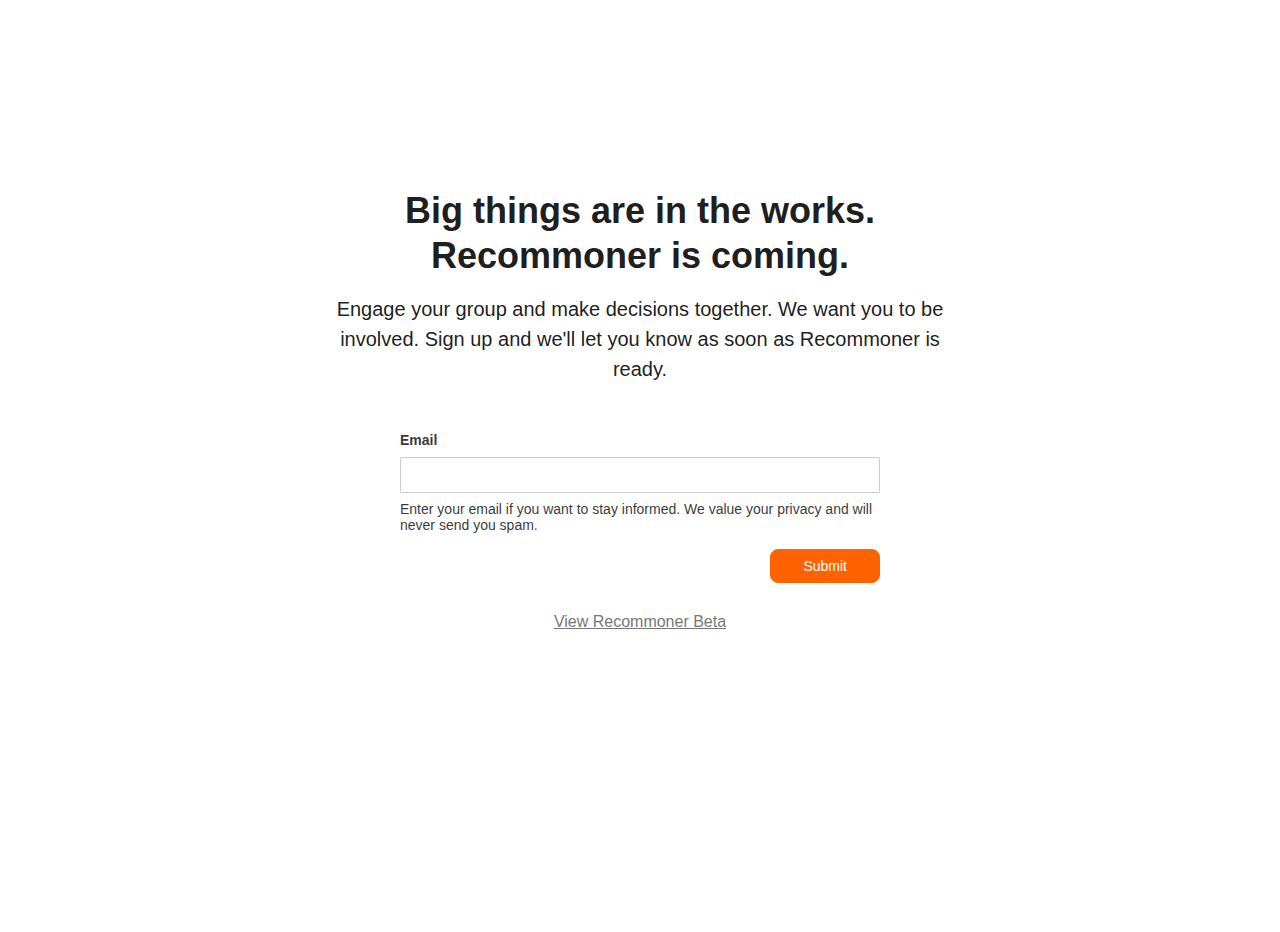
<file: index.html>
<!DOCTYPE html>
<html>

<head>
    <meta charset="UTF-8">

    <title>Recommoner — Coming Soon!</title>

    <meta name="description" content="Recommoner is a platform built to solve social dilemmas.">
    <meta http-equiv="Content-Type" content="text/html; charset=utf-8">
    <meta http-equiv="X-UA-Compatible" content="IE=edge,chrome=1">

    <link rel="stylesheet" type="text/css" href="tachyons.css">

    <style>
        main {
            height: 100vh;
            vertical-align: middle;
            margin: 0 auto;
            display: flex;
            justify-content: center;
            align-items: center;
        }
    </style>


</head>

<body class="w-100 sans-serif black-90 bg-white-90">
    <main class="">
        <article class="mw7 center ph3 ph5-ns br2 pv5 mb5">
            <h1 class="fw6 f3 f2-ns tc lh-title mt0 mb3">Big things are in the works. Recommoner is coming.</h1>
            <h2 class="fw3 f4 lh-copy tc mt0 mb3">Engage your group and make decisions together. We
              want you to be involved. Sign up and we'll let you know as soon as Recommoner is ready.</h2>
            <form class="pa4 black-80" action="submit.php" method="POST">
                <div class="measure center">
                    <label for="email" class="f6 b db mb2">Email</label>
                    <input name="email" id="email" class="input-reset ba b--black-20 br1 pa2 mb2 db w-100" type="text" aria-describedby="name-desc">
                    <small id="name-desc" class="f6 db mb3">Enter your email if you want to stay informed. We value your privacy and will never send you spam.</small>
                    <input type="submit" name="submit" placeholder="Sign Up" class="f6 br3 white no-underline bg-orange ba b--orange grow pv2 ph4 dib fr"/>
                </div>
            </form>
            <a href="/beta" class="gray pt4 tc db fc">View Recommoner Beta</p>
        </article>
    </main>
</body>

</html>
</file>
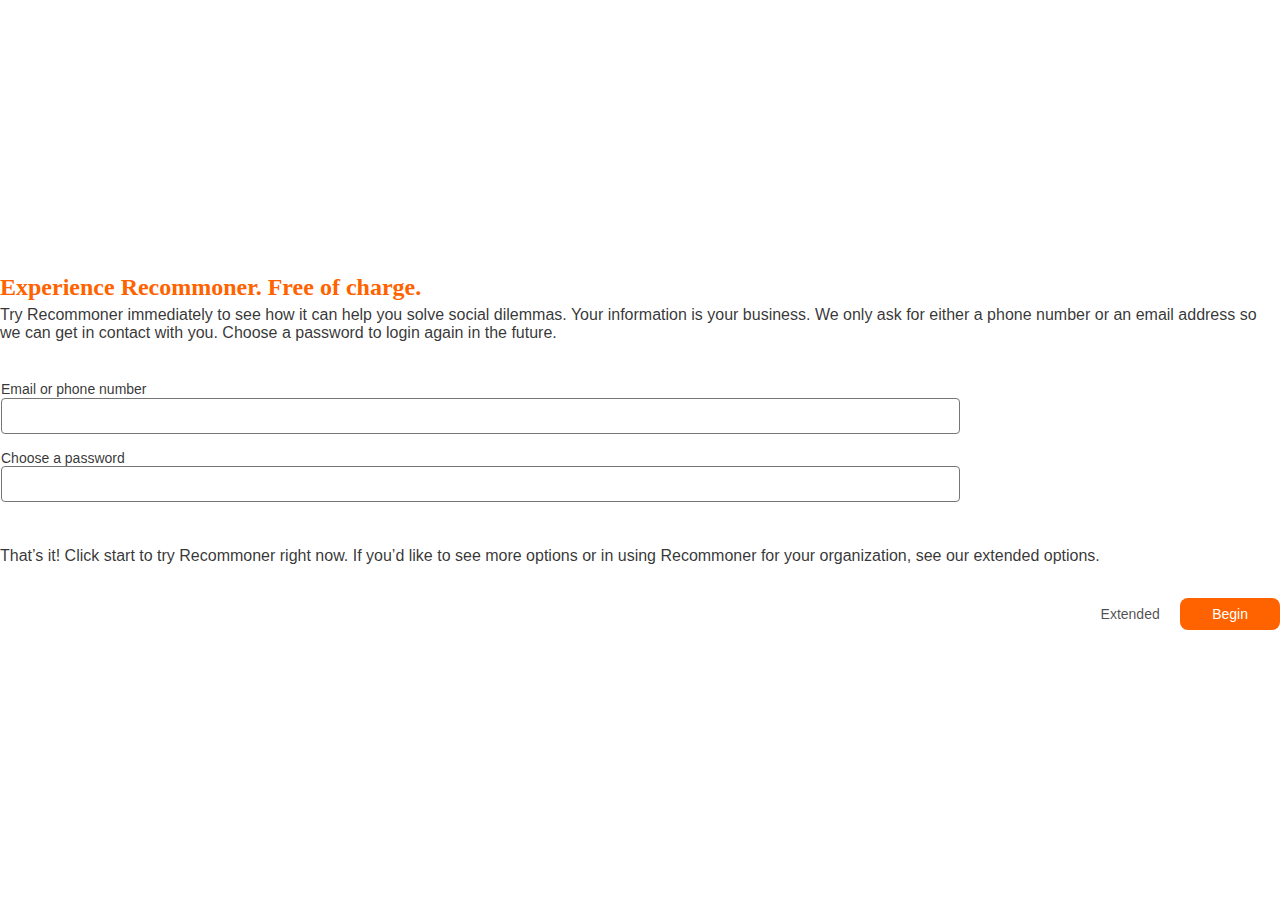
<file: signup.html>
<!DOCTYPE html>
<html>

<head>
    <meta charset="UTF-8">

    <title>Recommoner</title>

    <meta name="description" content="Recommoner is a platform built to solve social dilemmas.">
    <meta http-equiv="Content-Type" content="text/html; charset=utf-8">
    <meta http-equiv="X-UA-Compatible" content="IE=edge,chrome=1">

    <link rel="stylesheet" type="text/css" href="css/tachyons.css">

</head>

<article class="black-80 pv7">
    <h1 class="f3 lh-title mb0 athelas orange">Experience Recommoner. Free of charge.</h1>
    <p class="f5 mt1">
        Try Recommoner immediately to see how it can help you solve social dilemmas. Your information is your business. We only ask for either a phone number or an email address so we can get in contact with you. Choose a password to login again in the future.
    </p>
    <form action="sign-up_submit" method="get" accept-charset="utf-8">
        <fieldset id="sign_up" class="ba b--transparent ph0 mh0">
            <legend class="ph0 mh0 fw6 clip">Sign Up</legend>
            <div class="mt3">
                <label class="db f6" for="email-address">Email or phone number</label>
                <input class="pa2 input-reset ba bg-transparent w-75 br2" type="email" name="email-address" id="email-address">
            </div>
            <div class="mt3">
                <label class="db f6" for="password">Choose a password</label>
                <input class="b pa2 input-reset ba bg-transparent w-75 br2" type="password" name="password" id="password">
            </div>
        </fieldset>
    </form>
    <p class="f5 pt3">
        That’s it! Click start to try Recommoner right now. If you’d like to see more options or in using Recommoner for your organization, see our extended options.
    </p>
    <div class="mt3 fr">
        <a class="f6 link dim ph2 pv2 mb2 dib black-70 mr2" href="#0">Extended</a>
        <a class="f6 link dim br3 ph4 pv2 mb2 dib white bg-orange" href="#">Begin</a></div>
</article>
</file>
